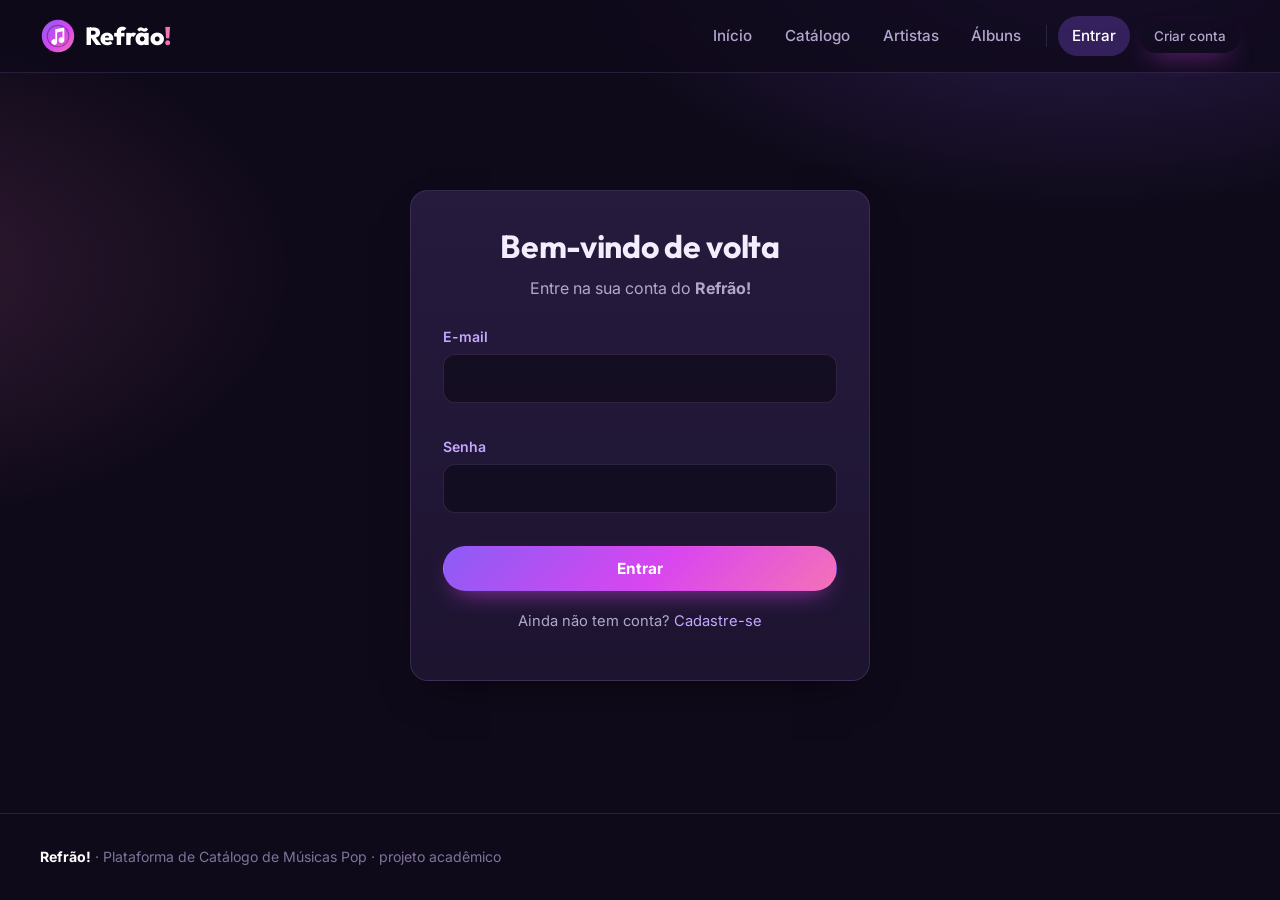
<file: Refrao.WebAPI/wwwroot/admin.html>
<!DOCTYPE html>
<html lang="pt-BR">
<head>
    <meta charset="UTF-8">
    <meta name="viewport" content="width=device-width, initial-scale=1.0">
    <title>Painel administrativo · Refrão!</title>
    <meta name="description" content="Refrão! — Plataforma de Catálogo de Músicas Pop.">
    <meta name="theme-color" content="#0f0a1a">
    <link rel="icon" href="img/favicon.svg" type="image/svg+xml">
    <link rel="preconnect" href="https://fonts.googleapis.com">
    <link rel="preconnect" href="https://fonts.gstatic.com" crossorigin>
    <link href="https://fonts.googleapis.com/css2?family=Inter:wght@400;500;600;700&family=Outfit:wght@600;700;800&display=swap" rel="stylesheet">
    <link rel="stylesheet" href="css/style.css">
</head>
<body>
    <header id="topo"></header>
    <main class="container">
        <div class="cabecalho-pagina">
            <span class="sobretitulo">bastidores</span>
            <h1>Painel administrativo</h1>
        </div>
        <div class="estatisticas">
            <div class="estatistica painel"><div class="valor" id="totalMusicas">–</div><div class="rotulo">músicas</div></div>
            <div class="estatistica painel"><div class="valor" id="totalArtistas">–</div><div class="rotulo">artistas</div></div>
            <div class="estatistica painel"><div class="valor" id="totalAlbuns">–</div><div class="rotulo">álbuns</div></div>
            <div class="estatistica painel"><div class="valor" id="totalUsuarios">–</div><div class="rotulo">usuários</div></div>
        </div>
        <div class="abas-painel" role="tablist">
            <button type="button" class="ativo" data-aba="musicas">Músicas</button>
            <button type="button" data-aba="artistas">Artistas</button>
            <button type="button" data-aba="albuns">Álbuns</button>
            <button type="button" data-aba="generos">Gêneros</button>
            <button type="button" data-aba="usuarios">Usuários</button>
            <button type="button" data-aba="sugestoes">Sugestões<span class="contador-aba" id="contadorSugestoes" hidden></span></button>
        </div>
        <div class="aviso erro" id="erroPainel"></div>
        <section class="painel-conteudo painel" id="conteudoPainel"><div class="carregando"></div></section>
    </main>

    <dialog id="dialogo">
        <form id="formDialogo" novalidate>
            <h2 id="tituloDialogo"></h2>
            <div class="aviso erro" id="erroDialogo"></div>
            <div id="camposDialogo"></div>
            <div class="acoes-dialogo">
                <button type="button" class="botao secundario" id="cancelarDialogo">Cancelar</button>
                <button type="submit" class="botao">Salvar</button>
            </div>
        </form>
    </dialog>

    <dialog id="confirmacao">
        <form method="dialog" style="padding:1.6rem">
            <h3 id="textoConfirmacao" style="margin-bottom:1.2rem"></h3>
            <div class="acoes-dialogo">
                <button value="nao" class="botao secundario">Cancelar</button>
                <button value="sim" class="botao perigo" id="botaoConfirmar">Confirmar</button>
            </div>
        </form>
    </dialog>
    <footer id="rodape"></footer>
    <script src="js/api.js"></script>
    <script src="js/layout.js"></script>
    <script src="js/validacao.js"></script>
    <script src="js/admin.js"></script>
</body>
</html>
</file>
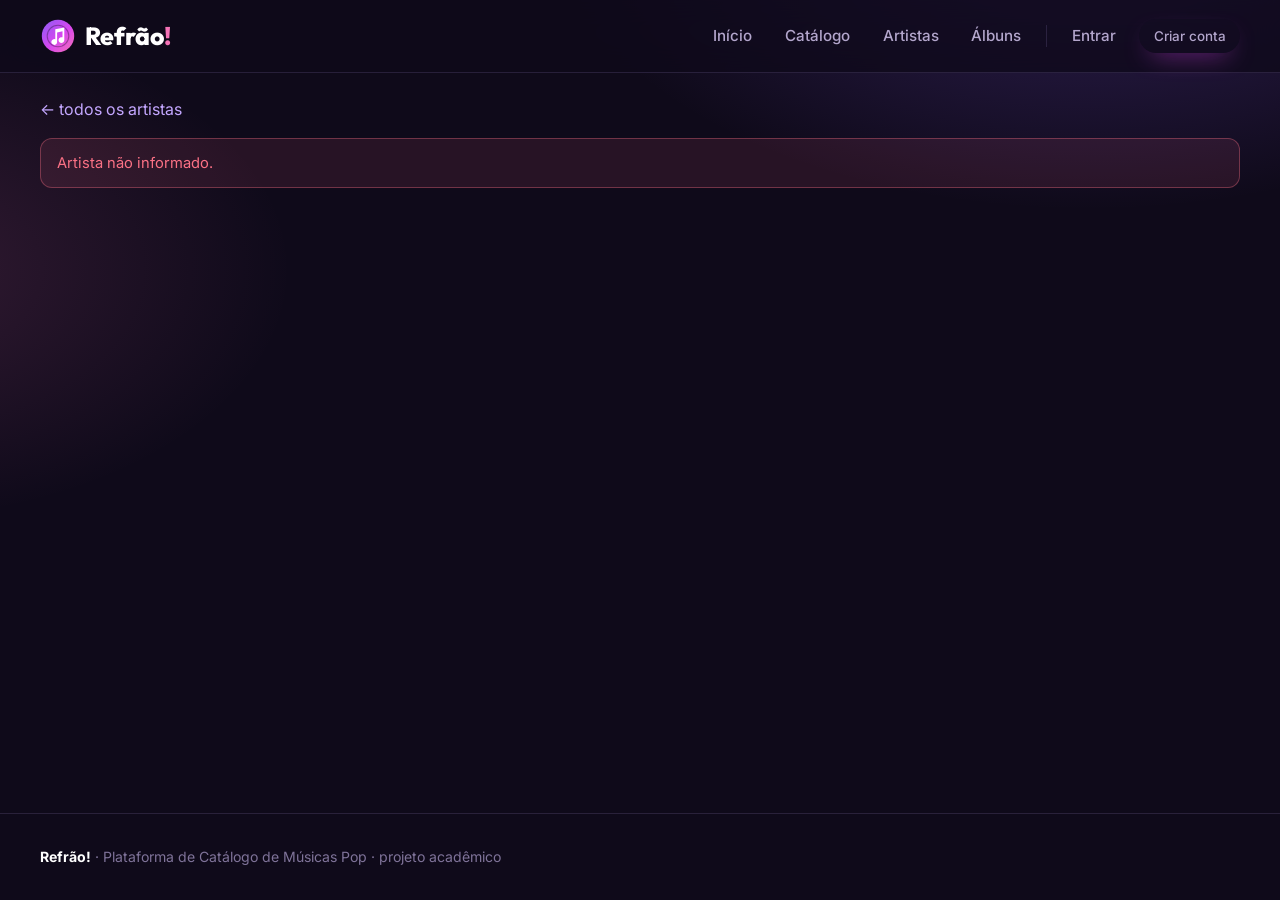
<file: Refrao.WebAPI/wwwroot/artista.html>
<!DOCTYPE html>
<html lang="pt-BR">
<head>
    <meta charset="UTF-8">
    <meta name="viewport" content="width=device-width, initial-scale=1.0">
    <title>Artista · Refrão!</title>
    <meta name="description" content="Refrão! — Plataforma de Catálogo de Músicas Pop.">
    <meta name="theme-color" content="#0f0a1a">
    <link rel="icon" href="img/favicon.svg" type="image/svg+xml">
    <link rel="preconnect" href="https://fonts.googleapis.com">
    <link rel="preconnect" href="https://fonts.gstatic.com" crossorigin>
    <link href="https://fonts.googleapis.com/css2?family=Inter:wght@400;500;600;700&family=Outfit:wght@600;700;800&display=swap" rel="stylesheet">
    <link rel="stylesheet" href="css/style.css">
</head>
<body>
    <header id="topo"></header>
    <main class="container">
        <p style="margin-top:1.5rem"><a href="artistas.html">← todos os artistas</a></p>
        <div class="aviso erro" id="erroArtista"></div>
        <div id="detalheArtista"><div class="carregando"></div></div>
    </main>
    <footer id="rodape"></footer>
    <script src="js/api.js"></script>
    <script src="js/layout.js"></script>
    <script src="js/albuns.js"></script>
    <script src="js/artista.js"></script>
</body>
</html>
</file>
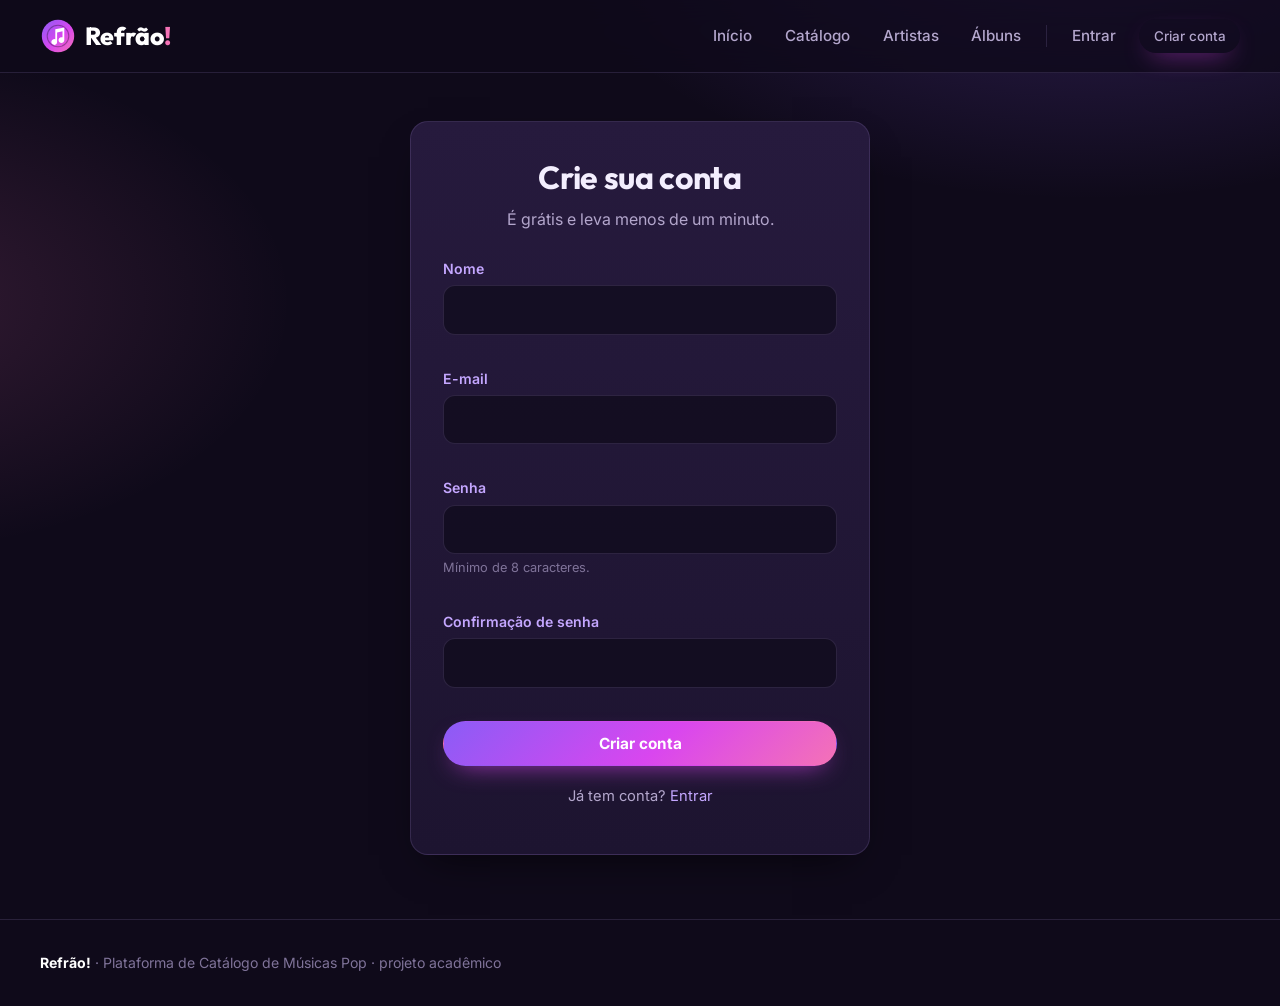
<file: Refrao.WebAPI/wwwroot/cadastro.html>
<!DOCTYPE html>
<html lang="pt-BR">
<head>
    <meta charset="UTF-8">
    <meta name="viewport" content="width=device-width, initial-scale=1.0">
    <title>Criar conta · Refrão!</title>
    <meta name="description" content="Refrão! — Plataforma de Catálogo de Músicas Pop.">
    <meta name="theme-color" content="#0f0a1a">
    <link rel="icon" href="img/favicon.svg" type="image/svg+xml">
    <link rel="preconnect" href="https://fonts.googleapis.com">
    <link rel="preconnect" href="https://fonts.gstatic.com" crossorigin>
    <link href="https://fonts.googleapis.com/css2?family=Inter:wght@400;500;600;700&family=Outfit:wght@600;700;800&display=swap" rel="stylesheet">
    <link rel="stylesheet" href="css/style.css">
</head>
<body>
    <header id="topo"></header>
    <main class="pagina-centro">
        <section class="cartao-form painel">
            <h1>Crie sua conta</h1>
            <p class="subtitulo">É grátis e leva menos de um minuto.</p>
            <div class="aviso" id="mensagem"></div>
            <form id="formCadastro" novalidate>
                <div class="campo">
                    <label for="nome">Nome</label>
                    <input type="text" id="nome" autocomplete="name" maxlength="100" required>
                    <div class="erro-campo"></div>
                </div>
                <div class="campo">
                    <label for="email">E-mail</label>
                    <input type="email" id="email" autocomplete="email" maxlength="150" required>
                    <div class="erro-campo"></div>
                </div>
                <div class="campo">
                    <label for="senha">Senha</label>
                    <input type="password" id="senha" autocomplete="new-password" minlength="8" required>
                    <div class="ajuda">Mínimo de 8 caracteres.</div>
                    <div class="erro-campo"></div>
                </div>
                <div class="campo">
                    <label for="confirmacao">Confirmação de senha</label>
                    <input type="password" id="confirmacao" autocomplete="new-password" required>
                    <div class="erro-campo"></div>
                </div>
                <button class="botao" type="submit" style="width:100%">Criar conta</button>
            </form>
            <p class="rodape-form">Já tem conta? <a href="login.html">Entrar</a></p>
        </section>
    </main>
    <footer id="rodape"></footer>
    <script src="js/api.js"></script>
    <script src="js/layout.js"></script>
    <script src="js/validacao.js"></script>
    <script src="js/cadastro.js"></script>
</body>
</html>
</file>
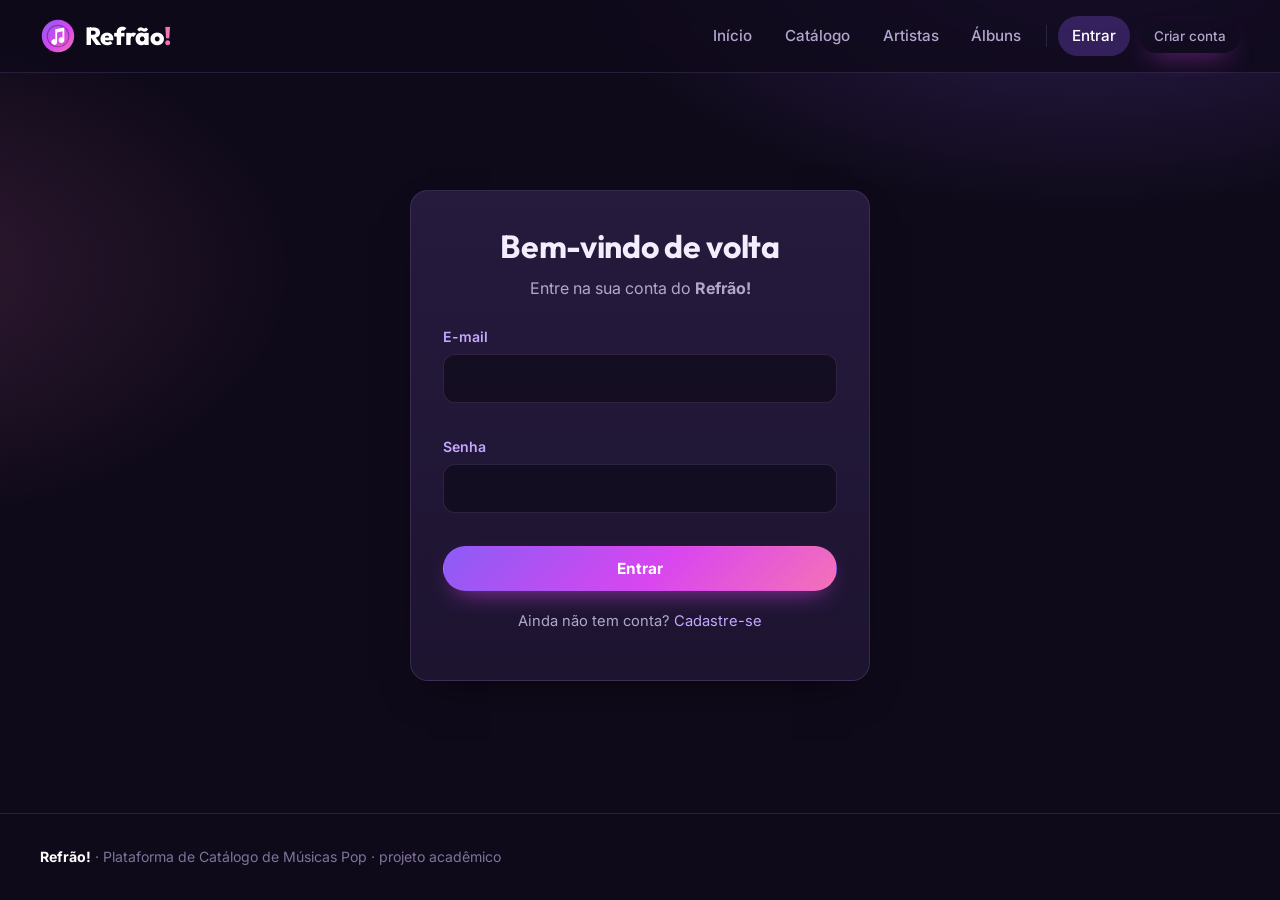
<file: Refrao.WebAPI/wwwroot/login.html>
<!DOCTYPE html>
<html lang="pt-BR">
<head>
    <meta charset="UTF-8">
    <meta name="viewport" content="width=device-width, initial-scale=1.0">
    <title>Entrar · Refrão!</title>
    <meta name="description" content="Refrão! — Plataforma de Catálogo de Músicas Pop.">
    <meta name="theme-color" content="#0f0a1a">
    <link rel="icon" href="img/favicon.svg" type="image/svg+xml">
    <link rel="preconnect" href="https://fonts.googleapis.com">
    <link rel="preconnect" href="https://fonts.gstatic.com" crossorigin>
    <link href="https://fonts.googleapis.com/css2?family=Inter:wght@400;500;600;700&family=Outfit:wght@600;700;800&display=swap" rel="stylesheet">
    <link rel="stylesheet" href="css/style.css">
</head>
<body>
    <header id="topo"></header>
    <main class="pagina-centro">
        <section class="cartao-form painel">
            <h1>Bem-vindo de volta</h1>
            <p class="subtitulo">Entre na sua conta do <strong>Refrão!</strong></p>
            <div class="aviso" id="mensagem"></div>
            <form id="formLogin" novalidate>
                <div class="campo">
                    <label for="email">E-mail</label>
                    <input type="email" id="email" autocomplete="email" required>
                    <div class="erro-campo"></div>
                </div>
                <div class="campo">
                    <label for="senha">Senha</label>
                    <input type="password" id="senha" autocomplete="current-password" required>
                    <div class="erro-campo"></div>
                </div>
                <button class="botao" type="submit" style="width:100%">Entrar</button>
            </form>
            <p class="rodape-form">Ainda não tem conta? <a href="cadastro.html">Cadastre-se</a></p>
        </section>
    </main>
    <footer id="rodape"></footer>
    <script src="js/api.js"></script>
    <script src="js/layout.js"></script>
    <script src="js/validacao.js"></script>
    <script src="js/login.js"></script>
</body>
</html>
</file>
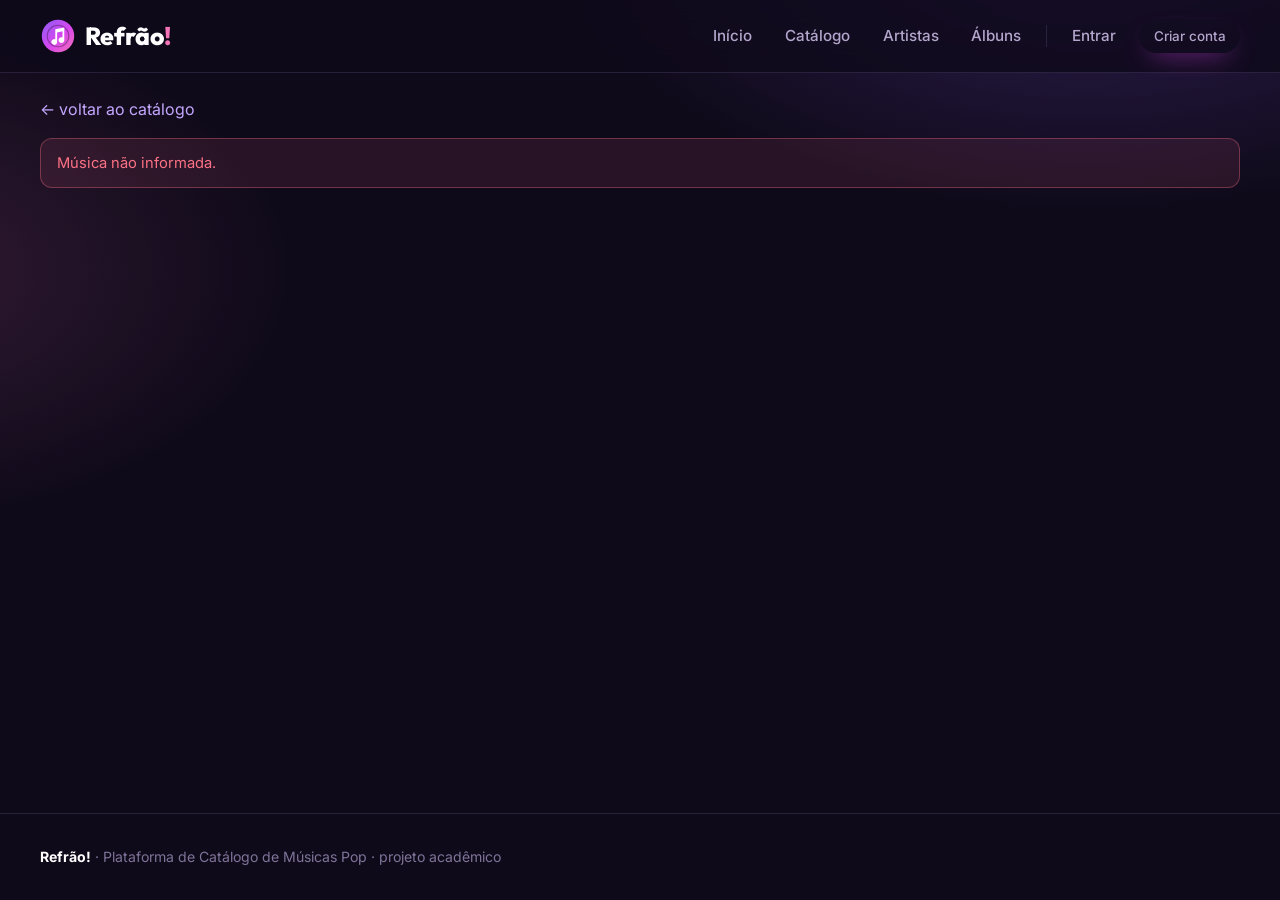
<file: Refrao.WebAPI/wwwroot/musica.html>
<!DOCTYPE html>
<html lang="pt-BR">
<head>
    <meta charset="UTF-8">
    <meta name="viewport" content="width=device-width, initial-scale=1.0">
    <title>Detalhes da música · Refrão!</title>
    <meta name="description" content="Refrão! — Plataforma de Catálogo de Músicas Pop.">
    <meta name="theme-color" content="#0f0a1a">
    <link rel="icon" href="img/favicon.svg" type="image/svg+xml">
    <link rel="preconnect" href="https://fonts.googleapis.com">
    <link rel="preconnect" href="https://fonts.gstatic.com" crossorigin>
    <link href="https://fonts.googleapis.com/css2?family=Inter:wght@400;500;600;700&family=Outfit:wght@600;700;800&display=swap" rel="stylesheet">
    <link rel="stylesheet" href="css/style.css">
</head>
<body>
    <header id="topo"></header>
    <main class="container">
        <p style="margin-top:1.5rem"><a href="catalogo.html">← voltar ao catálogo</a></p>
        <div class="aviso erro" id="erroMusica"></div>
        <article id="detalheMusica"><div class="carregando"></div></article>
    </main>
    <footer id="rodape"></footer>
    <script src="js/api.js"></script>
    <script src="js/layout.js"></script>
    <script src="js/musica.js"></script>
</body>
</html>
</file>
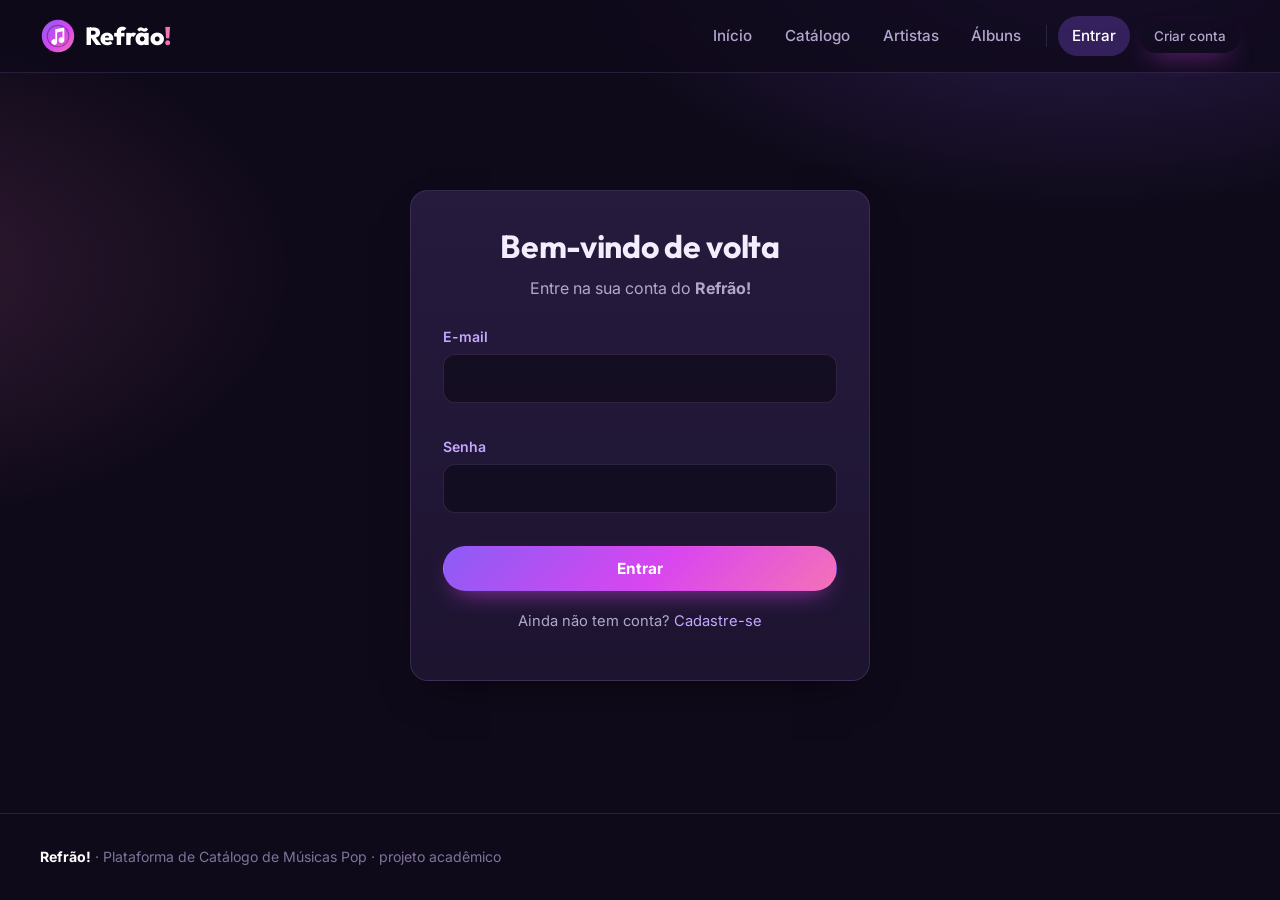
<file: Refrao.WebAPI/wwwroot/perfil.html>
<!DOCTYPE html>
<html lang="pt-BR">
<head>
    <meta charset="UTF-8">
    <meta name="viewport" content="width=device-width, initial-scale=1.0">
    <title>Meu perfil · Refrão!</title>
    <meta name="description" content="Refrão! — Plataforma de Catálogo de Músicas Pop.">
    <meta name="theme-color" content="#0f0a1a">
    <link rel="icon" href="img/favicon.svg" type="image/svg+xml">
    <link rel="preconnect" href="https://fonts.googleapis.com">
    <link rel="preconnect" href="https://fonts.gstatic.com" crossorigin>
    <link href="https://fonts.googleapis.com/css2?family=Inter:wght@400;500;600;700&family=Outfit:wght@600;700;800&display=swap" rel="stylesheet">
    <link rel="stylesheet" href="css/style.css">
</head>
<body>
    <header id="topo"></header>
    <main class="container">
        <div class="cabecalho-pagina">
            <span class="sobretitulo">sua conta</span>
            <h1>Meu perfil</h1>
        </div>
        <div class="aviso erro" id="erroPerfil"></div>
        <div class="perfil-grade">
            <aside class="perfil-cartao painel" id="cartaoPerfil"><div class="carregando"></div></aside>
            <section class="perfil-edicao painel">
                <h2>Editar informações</h2>
                <div class="aviso" id="mensagemPerfil"></div>
                <form id="formPerfil" novalidate>
                    <div class="grade-form">
                        <div class="campo">
                            <label for="nomePerfil">Nome</label>
                            <input type="text" id="nomePerfil" maxlength="100" required>
                            <div class="erro-campo"></div>
                        </div>
                        <div class="campo">
                            <label for="emailPerfil">E-mail</label>
                            <input type="email" id="emailPerfil" maxlength="150" required>
                            <div class="erro-campo"></div>
                        </div>
                    </div>
                    <h3>Alterar senha <small style="color:var(--texto-fraco);font-weight:400">(opcional)</small></h3>
                    <div class="grade-form">
                        <div class="campo inteiro">
                            <label for="senhaAtual">Senha atual</label>
                            <input type="password" id="senhaAtual" autocomplete="current-password">
                            <div class="erro-campo"></div>
                        </div>
                        <div class="campo">
                            <label for="novaSenha">Nova senha</label>
                            <input type="password" id="novaSenha" autocomplete="new-password">
                            <div class="erro-campo"></div>
                        </div>
                        <div class="campo">
                            <label for="confirmaSenha">Confirmar nova senha</label>
                            <input type="password" id="confirmaSenha" autocomplete="new-password">
                            <div class="erro-campo"></div>
                        </div>
                    </div>
                    <button class="botao" type="submit">Salvar alterações</button>
                </form>
            </section>
        </div>
    </main>
    <footer id="rodape"></footer>
    <script src="js/api.js"></script>
    <script src="js/layout.js"></script>
    <script src="js/validacao.js"></script>
    <script src="js/perfil.js"></script>
</body>
</html>
</file>
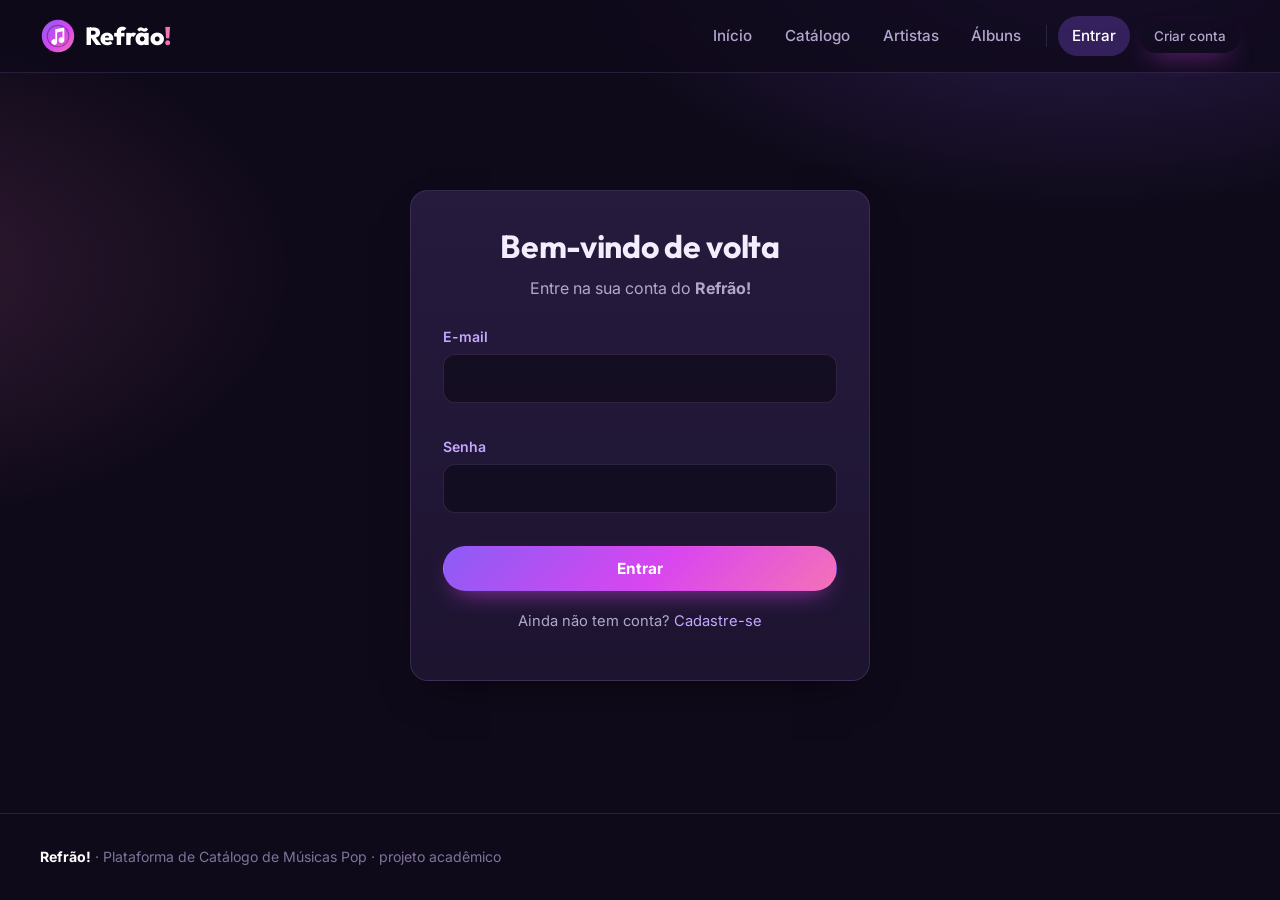
<file: Refrao.WebAPI/wwwroot/sugerir.html>
<!DOCTYPE html>
<html lang="pt-BR">
<head>
    <meta charset="UTF-8">
    <meta name="viewport" content="width=device-width, initial-scale=1.0">
    <title>Sugerir música · Refrão!</title>
    <meta name="description" content="Refrão! — Plataforma de Catálogo de Músicas Pop.">
    <meta name="theme-color" content="#0f0a1a">
    <link rel="icon" href="img/favicon.svg" type="image/svg+xml">
    <link rel="preconnect" href="https://fonts.googleapis.com">
    <link rel="preconnect" href="https://fonts.gstatic.com" crossorigin>
    <link href="https://fonts.googleapis.com/css2?family=Inter:wght@400;500;600;700&family=Outfit:wght@600;700;800&display=swap" rel="stylesheet">
    <link rel="stylesheet" href="css/style.css">
</head>
<body>
    <header id="topo"></header>
    <main class="container">
        <div class="cabecalho-pagina">
            <span class="sobretitulo">faltou alguma?</span>
            <h1>Sugerir uma música</h1>
            <p>Conte qual música você quer ver no catálogo. Um administrador confere os dados e, se aprovar, ela entra no Refrão!.</p>
        </div>
        <div class="sugestoes-grade">
            <section class="painel" style="padding:1.8rem">
                <h2>Nova sugestão</h2>
                <div class="aviso" id="mensagem"></div>
                <form id="formSugestao" novalidate>
                    <div class="campo">
                        <label for="titulo">Título da música *</label>
                        <input id="titulo" maxlength="150" required>
                        <div class="erro-campo"></div>
                    </div>
                    <div class="campo">
                        <label for="artista">Artista *</label>
                        <input id="artista" maxlength="100" list="listaArtistas" required>
                        <datalist id="listaArtistas"></datalist>
                        <div class="erro-campo"></div>
                    </div>
                    <div class="campo">
                        <label for="album">Álbum (opcional)</label>
                        <input id="album" maxlength="150">
                        <div class="erro-campo"></div>
                    </div>
                    <div class="campo">
                        <label for="observacao">Por que ela merece entrar? (opcional)</label>
                        <textarea id="observacao" maxlength="500"></textarea>
                        <div class="erro-campo"></div>
                    </div>
                    <button class="botao" type="submit">Enviar sugestão</button>
                </form>
            </section>
            <section>
                <h2>Minhas sugestões</h2>
                <div class="aviso erro" id="erroLista"></div>
                <div class="lista-sugestoes" id="minhasSugestoes"><div class="carregando"></div></div>
            </section>
        </div>
    </main>
    <footer id="rodape"></footer>
    <script src="js/api.js"></script>
    <script src="js/layout.js"></script>
    <script src="js/validacao.js"></script>
    <script src="js/sugerir.js"></script>
</body>
</html>
</file>
<file: Refrao.WebAPI/wwwroot/css/style.css>
/* =========================================================
   REFRÃO! — identidade visual
   Tons escuros + roxo, lilás e rosa. Elementos de música
   (ondas sonoras, vinil, equalizador), cards com capas.
   ========================================================= */
:root {
  --fundo: #0f0a1a;
  --fundo-2: #170f27;
  --card: #1d1430;
  --card-2: #261a3d;
  --borda: rgba(196, 167, 255, .14);
  --roxo: #8b5cf6;
  --roxo-forte: #6d28d9;
  --lilas: #c4a7ff;
  --rosa: #f472b6;
  --rosa-forte: #db2777;
  --texto: #f3eefe;
  --texto-suave: #b3a6cc;
  --texto-fraco: #7f7399;
  --erro: #fb7185;
  --sucesso: #34d399;
  --gradiente: linear-gradient(135deg, #8b5cf6 0%, #d946ef 55%, #f472b6 100%);
  --raio: 18px;
  --sombra: 0 18px 40px -18px rgba(0, 0, 0, .7);
  --fonte-titulo: "Outfit", "Segoe UI", system-ui, sans-serif;
  --fonte-texto: "Inter", system-ui, -apple-system, "Segoe UI", Roboto, sans-serif;
}

*, *::before, *::after { box-sizing: border-box; }
html { scroll-behavior: smooth; }

body {
  margin: 0;
  font-family: var(--fonte-texto);
  color: var(--texto);
  background:
    radial-gradient(900px 500px at 85% -10%, rgba(139, 92, 246, .28), transparent 60%),
    radial-gradient(700px 420px at -10% 30%, rgba(244, 114, 182, .16), transparent 60%),
    var(--fundo);
  min-height: 100vh;
  display: flex;
  flex-direction: column;
  line-height: 1.55;
}
main { flex: 1; width: 100%; }
img { max-width: 100%; display: block; }
a { color: var(--lilas); text-decoration: none; }
a:hover { color: #fff; }

h1, h2, h3 { font-family: var(--fonte-titulo); line-height: 1.12; margin: 0 0 .45em; font-weight: 700; letter-spacing: -.01em; }
h1 { font-size: clamp(2rem, 4.5vw, 3.1rem); }
h2 { font-size: clamp(1.45rem, 3vw, 2rem); }
h3 { font-size: 1.1rem; }

.container { width: min(1200px, 100% - 2.5rem); margin-inline: auto; }
.texto-gradiente { background: var(--gradiente); -webkit-background-clip: text; background-clip: text; color: transparent; }
.sobretitulo { display: inline-flex; align-items: center; gap: .45rem; text-transform: uppercase; letter-spacing: .14em; font-size: .76rem; font-weight: 700; color: var(--rosa); margin-bottom: .6rem; }
.sr-only { position: absolute; width: 1px; height: 1px; overflow: hidden; clip: rect(0 0 0 0); white-space: nowrap; }

/* ---------- Cabeçalho ---------- */
.topo { position: sticky; top: 0; z-index: 50; background: rgba(15, 10, 26, .78); backdrop-filter: blur(14px); border-bottom: 1px solid var(--borda); }
.topo .container { display: flex; align-items: center; gap: 1.5rem; height: 72px; }
.logo { display: flex; align-items: center; gap: .55rem; font-family: var(--fonte-titulo); font-weight: 800; font-size: 1.55rem; color: #fff; }
.logo:hover { color: #fff; }
.logo svg { width: 36px; height: 36px; }
.logo em { font-style: normal; color: var(--rosa); }
.menu { display: flex; align-items: center; gap: .25rem; margin-left: auto; }
.menu a, .menu button.link { padding: .5rem .9rem; border-radius: 999px; color: var(--texto-suave); font-weight: 500; font-size: .95rem; background: none; border: 0; cursor: pointer; font-family: inherit; transition: .2s; }
.menu a:hover, .menu button.link:hover { color: #fff; background: rgba(196, 167, 255, .1); }
.menu a.ativo { color: #fff; background: rgba(139, 92, 246, .28); }
.menu .botao { margin-left: .3rem; }
.menu .separador { width: 1px; height: 22px; background: var(--borda); margin: 0 .4rem; }
.botao-menu { display: none; margin-left: auto; background: none; border: 0; color: #fff; cursor: pointer; }
.botao-menu svg { width: 28px; height: 28px; }
@media (max-width: 880px) {
  .botao-menu { display: block; }
  .menu { position: absolute; top: 72px; left: 0; right: 0; flex-direction: column; align-items: stretch; background: var(--fundo-2); border-bottom: 1px solid var(--borda); padding: .8rem 1.25rem 1.2rem; display: none; }
  .menu.aberto { display: flex; animation: descer .25s ease; }
  .menu .separador { width: 100%; height: 1px; margin: .4rem 0; }
  .menu .botao { margin: .3rem 0 0; }
}

/* ---------- Botões e formulários ---------- */
.botao { display: inline-flex; align-items: center; justify-content: center; gap: .5rem; padding: .75rem 1.4rem; border-radius: 999px; border: 1.5px solid transparent; background: var(--gradiente); color: #fff; font-weight: 700; font-size: .96rem; font-family: inherit; cursor: pointer; transition: transform .15s, box-shadow .2s, filter .2s; box-shadow: 0 10px 26px -12px rgba(217, 70, 239, .8); }
.botao:hover { color: #fff; transform: translateY(-1px); filter: brightness(1.08); }
.botao:disabled { opacity: .55; cursor: not-allowed; transform: none; }
.botao.secundario { background: transparent; border-color: rgba(196, 167, 255, .35); color: var(--lilas); box-shadow: none; }
.botao.secundario:hover { background: rgba(196, 167, 255, .1); color: #fff; }
.botao.perigo { background: rgba(251, 113, 133, .15); color: var(--erro); border-color: rgba(251, 113, 133, .4); box-shadow: none; }
.botao.perigo:hover { background: rgba(251, 113, 133, .28); }
.botao.pequeno { padding: .42rem .9rem; font-size: .84rem; }

label { display: block; font-weight: 600; font-size: .88rem; margin-bottom: .35rem; color: var(--lilas); }
input, select, textarea { width: 100%; padding: .75rem .95rem; border-radius: 12px; border: 1.5px solid var(--borda); background: rgba(15, 10, 26, .7); color: var(--texto); font: inherit; font-size: .95rem; transition: border-color .2s, box-shadow .2s; }
input::placeholder, textarea::placeholder { color: var(--texto-fraco); }
select option { background: var(--card); }
textarea { resize: vertical; min-height: 90px; }
input:focus, select:focus, textarea:focus { outline: none; border-color: var(--roxo); box-shadow: 0 0 0 4px rgba(139, 92, 246, .22); }
input.invalido, select.invalido, textarea.invalido { border-color: var(--erro); }
.campo { margin-bottom: 1rem; }
.campo .ajuda { font-size: .8rem; color: var(--texto-fraco); margin-top: .25rem; }
.campo .erro-campo { font-size: .8rem; color: var(--erro); margin-top: .25rem; min-height: 1em; }
.grade-form { display: grid; grid-template-columns: repeat(2, minmax(0, 1fr)); gap: 0 1rem; }
.grade-form .inteiro { grid-column: 1 / -1; }
@media (max-width: 600px) { .grade-form { grid-template-columns: 1fr; } }
.aviso { padding: .8rem 1rem; border-radius: 12px; font-size: .92rem; margin: 0 0 1rem; background: rgba(139, 92, 246, .15); color: var(--lilas); border: 1px solid rgba(139, 92, 246, .35); }
.aviso.erro { background: rgba(251, 113, 133, .1); color: var(--erro); border-color: rgba(251, 113, 133, .35); }
.aviso.sucesso { background: rgba(52, 211, 153, .1); color: var(--sucesso); border-color: rgba(52, 211, 153, .35); }
.aviso:empty { display: none; }

/* ---------- Superfícies ---------- */
.painel { background: linear-gradient(180deg, var(--card-2), var(--card)); border: 1px solid var(--borda); border-radius: var(--raio); box-shadow: var(--sombra); }

/* ---------- Equalizador (elemento musical) ---------- */
.equalizador { display: inline-flex; align-items: flex-end; gap: 3px; height: 16px; }
.equalizador span { width: 3px; background: var(--rosa); border-radius: 2px; animation: eq 1s ease-in-out infinite; }
.equalizador span:nth-child(2) { animation-delay: .2s; background: var(--lilas); }
.equalizador span:nth-child(3) { animation-delay: .4s; }
.equalizador span:nth-child(4) { animation-delay: .1s; background: var(--lilas); }
@keyframes eq { 0%, 100% { height: 4px; } 50% { height: 16px; } }

/* ---------- Hero ---------- */
.hero { padding: clamp(2.5rem, 6vw, 5rem) 0 3rem; position: relative; overflow: hidden; }
.hero .container { display: grid; grid-template-columns: 1.1fr .9fr; gap: 3rem; align-items: center; }
.hero h1 { font-size: clamp(2.6rem, 6.4vw, 4.6rem); }
.hero p.lead { font-size: 1.12rem; color: var(--texto-suave); max-width: 52ch; }
.hero .acoes { display: flex; gap: .8rem; flex-wrap: wrap; margin-top: 1.6rem; }
.hero .numeros { display: flex; gap: 2rem; margin-top: 2rem; flex-wrap: wrap; }
.hero .numeros strong { display: block; font-family: var(--fonte-titulo); font-size: 1.9rem; }
.hero .numeros span { color: var(--texto-fraco); font-size: .88rem; }
.vinil { position: relative; aspect-ratio: 1; max-width: 430px; margin-inline: auto; width: 100%; }
.vinil .disco { position: absolute; inset: 0; border-radius: 50%; background: repeating-radial-gradient(circle, #1a1128 0 2px, #0d0817 2px 5px); box-shadow: 0 30px 80px -20px rgba(139, 92, 246, .55); animation: girar 14s linear infinite; }
.vinil .disco::after { content: ""; position: absolute; inset: 36%; border-radius: 50%; background: var(--gradiente); box-shadow: inset 0 0 0 10px rgba(0, 0, 0, .15); }
.vinil .disco::before { content: ""; position: absolute; inset: 48.5%; border-radius: 50%; background: var(--fundo); z-index: 2; }
.vinil .capas { position: absolute; inset: auto -4% -6% auto; width: 52%; display: grid; grid-template-columns: 1fr 1fr; gap: .5rem; transform: rotate(-6deg); }
.vinil .capas img { border-radius: 10px; box-shadow: var(--sombra); }
@media (max-width: 880px) { .hero .container { grid-template-columns: 1fr; } .vinil { max-width: 320px; } }

/* ---------- Seções ---------- */
.secao { padding: 2.5rem 0; }
.secao-topo { display: flex; align-items: end; justify-content: space-between; gap: 1rem; margin-bottom: 1.5rem; flex-wrap: wrap; }
.secao-topo p { margin: 0; color: var(--texto-suave); }
.cabecalho-pagina { padding: 2.2rem 0 1.4rem; }
.cabecalho-pagina p { color: var(--texto-suave); margin: 0; }

/* ---------- Cards de música ---------- */
.grade-musicas { display: grid; grid-template-columns: repeat(auto-fill, minmax(200px, 1fr)); gap: 1.3rem; }
.card-musica { background: var(--card); border: 1px solid var(--borda); border-radius: var(--raio); overflow: hidden; display: flex; flex-direction: column; color: inherit; transition: transform .25s, border-color .25s, box-shadow .25s; animation: surgir .45s ease both; }
.card-musica:hover { transform: translateY(-5px); border-color: rgba(244, 114, 182, .5); box-shadow: 0 20px 40px -20px rgba(217, 70, 239, .6); color: inherit; }
.card-musica .capa { position: relative; aspect-ratio: 1; overflow: hidden; background: var(--card-2); }
.card-musica .capa img { width: 100%; height: 100%; object-fit: cover; transition: transform .5s; }
.card-musica:hover .capa img { transform: scale(1.06); }
.card-musica .play { position: absolute; right: .7rem; bottom: .7rem; width: 42px; height: 42px; border-radius: 50%; background: var(--gradiente); display: grid; place-items: center; opacity: 0; transform: translateY(8px); transition: .25s; box-shadow: var(--sombra); }
.card-musica .play svg { width: 18px; height: 18px; fill: #fff; margin-left: 2px; }
.card-musica:hover .play { opacity: 1; transform: none; }
.card-musica .corpo { padding: .9rem 1rem 1.05rem; display: flex; flex-direction: column; gap: .15rem; flex: 1; }
.card-musica h3 { font-size: 1.02rem; margin: 0; color: #fff; }
.card-musica .artista { color: var(--rosa); font-size: .88rem; font-weight: 600; }
.card-musica .album { color: var(--texto-fraco); font-size: .82rem; }
.card-musica .rodape-card { display: flex; justify-content: space-between; align-items: center; gap: .4rem; margin-top: auto; padding-top: .65rem; font-size: .8rem; color: var(--texto-suave); flex-wrap: wrap; }
.selo { display: inline-block; padding: .2rem .62rem; border-radius: 999px; font-size: .74rem; font-weight: 600; background: rgba(139, 92, 246, .2); color: var(--lilas); white-space: nowrap; }
.selo.rosa { background: rgba(244, 114, 182, .16); color: var(--rosa); }
.selo.cinza { background: rgba(255, 255, 255, .07); color: var(--texto-fraco); }
@media (max-width: 520px) { .grade-musicas { grid-template-columns: repeat(2, minmax(0, 1fr)); gap: .8rem; } .card-musica .corpo { padding: .7rem .75rem .85rem; } .card-musica h3 { font-size: .94rem; } }

/* ---------- Artistas ---------- */
.grade-artistas { display: grid; grid-template-columns: repeat(auto-fill, minmax(220px, 1fr)); gap: 1.3rem; }
.card-artista { padding: 1.5rem 1.2rem; text-align: center; color: inherit; transition: transform .25s, border-color .25s; animation: surgir .45s ease both; }
.card-artista:hover { transform: translateY(-5px); border-color: rgba(244, 114, 182, .5); color: inherit; }
.card-artista img { width: 120px; height: 120px; border-radius: 50%; margin: 0 auto 1rem; object-fit: cover; box-shadow: 0 0 0 4px rgba(139, 92, 246, .35), var(--sombra); }
.card-artista h3 { color: #fff; margin-bottom: .2rem; }
.card-artista p { color: var(--texto-suave); font-size: .86rem; margin: .5rem 0 0; }
.perfil-artista { display: grid; grid-template-columns: 220px 1fr; gap: 2rem; padding: 2rem; align-items: center; margin: 1.5rem 0 2rem; }
.perfil-artista img { width: 220px; height: 220px; border-radius: 50%; object-fit: cover; box-shadow: 0 0 0 6px rgba(139, 92, 246, .35), var(--sombra); }
.perfil-artista p { color: var(--texto-suave); }
@media (max-width: 700px) { .perfil-artista { grid-template-columns: 1fr; text-align: center; } .perfil-artista img { margin: 0 auto; width: 170px; height: 170px; } }

/* ---------- Álbuns ---------- */
.lista-albuns { display: grid; gap: 1.6rem; padding-bottom: 2rem; }
.album-bloco { display: grid; grid-template-columns: 200px 1fr; gap: 1.8rem; padding: 1.5rem; }
.album-bloco img { border-radius: 14px; box-shadow: var(--sombra); }
.album-bloco .meta { display: flex; gap: .5rem; flex-wrap: wrap; margin: .2rem 0 .8rem; }
.album-bloco p { color: var(--texto-suave); margin-top: 0; }
.faixas { list-style: none; padding: 0; margin: .8rem 0 0; columns: 2; column-gap: 2rem; }
.faixas li { break-inside: avoid; border-bottom: 1px solid var(--borda); }
.faixas a { display: grid; grid-template-columns: 1.8rem 1fr auto; gap: .4rem; padding: .5rem .3rem; color: var(--texto); font-size: .92rem; border-radius: 8px; }
.faixas a:hover { background: rgba(139, 92, 246, .14); color: #fff; }
.faixas .num { color: var(--rosa); font-weight: 700; }
.faixas .dur { color: var(--texto-fraco); font-variant-numeric: tabular-nums; }
@media (max-width: 760px) { .album-bloco { grid-template-columns: 1fr; } .album-bloco img { max-width: 220px; } .faixas { columns: 1; } }

/* ---------- Catálogo ---------- */
.filtros { padding: 1.2rem 1.3rem; margin-bottom: 1.6rem; display: grid; gap: 1rem; }
.linha-busca { display: grid; grid-template-columns: 1fr 220px auto; gap: .8rem; }
.chips { display: flex; flex-wrap: wrap; gap: .5rem; }
.chip { padding: .42rem .95rem; border-radius: 999px; border: 1.5px solid var(--borda); background: transparent; color: var(--texto-suave); font: inherit; font-size: .86rem; font-weight: 600; cursor: pointer; transition: .2s; }
.chip:hover { border-color: var(--lilas); color: #fff; }
.chip.ativo { background: var(--gradiente); border-color: transparent; color: #fff; }
@media (max-width: 700px) { .linha-busca { grid-template-columns: 1fr; } }
.resumo-lista { color: var(--texto-suave); font-size: .92rem; margin-bottom: 1rem; }
.paginacao { display: flex; justify-content: center; align-items: center; gap: .6rem; margin: 2rem 0 1rem; }
.paginacao span { color: var(--texto-suave); font-size: .9rem; }
.vazio { text-align: center; padding: 3rem 1rem; color: var(--texto-suave); grid-column: 1 / -1; }
.carregando { display: flex; justify-content: center; padding: 3rem; grid-column: 1 / -1; }
.carregando::after { content: ""; width: 38px; height: 38px; border-radius: 50%; border: 4px solid rgba(139, 92, 246, .25); border-top-color: var(--rosa); animation: girar .8s linear infinite; }

/* ---------- Detalhe da música ---------- */
.detalhe { display: grid; grid-template-columns: minmax(240px, 380px) 1fr; gap: 2.5rem; padding: 2rem; margin: 1.5rem 0 3rem; align-items: center; }
.detalhe .capa-grande { border-radius: 16px; box-shadow: 0 30px 60px -25px rgba(217, 70, 239, .6); }
.detalhe h1 { margin: .4rem 0 .2rem; }
.detalhe .artista-link { font-size: 1.15rem; font-weight: 600; color: var(--rosa); }
.ficha { display: grid; grid-template-columns: repeat(auto-fill, minmax(150px, 1fr)); gap: .8rem; margin: 1.5rem 0; }
.ficha div { background: rgba(15, 10, 26, .55); border: 1px solid var(--borda); border-radius: 14px; padding: .8rem 1rem; }
.ficha dt { font-size: .72rem; text-transform: uppercase; letter-spacing: .08em; color: var(--texto-fraco); font-weight: 700; }
.ficha dd { margin: .2rem 0 0; font-weight: 600; color: #fff; }
.descricao { color: var(--texto-suave); font-size: 1.02rem; }
@media (max-width: 760px) { .detalhe { grid-template-columns: 1fr; } .detalhe .capa-grande { max-width: 320px; } }

/* ---------- Login / cadastro / perfil ---------- */
.pagina-centro { display: grid; place-items: center; padding: 3rem 1rem 4rem; }
.cartao-form { width: min(460px, 100%); padding: 2.4rem 2rem 2rem; }
.cartao-form h1 { font-size: 2rem; text-align: center; }
.cartao-form .subtitulo { text-align: center; color: var(--texto-suave); margin: -.2rem 0 1.6rem; }
.cartao-form .rodape-form { text-align: center; margin-top: 1.2rem; color: var(--texto-suave); font-size: .92rem; }
.perfil-grade { display: grid; grid-template-columns: 320px 1fr; gap: 2rem; padding: .5rem 0 3rem; align-items: start; }
.perfil-cartao { padding: 2rem 1.6rem; text-align: center; }
.avatar { width: 96px; height: 96px; border-radius: 50%; margin: 0 auto 1rem; display: grid; place-items: center; background: var(--gradiente); color: #fff; font-family: var(--fonte-titulo); font-size: 2.4rem; font-weight: 800; }
.perfil-cartao dl { text-align: left; margin: 1.4rem 0 0; display: grid; gap: .8rem; }
.perfil-cartao dt { font-size: .72rem; text-transform: uppercase; letter-spacing: .08em; color: var(--texto-fraco); font-weight: 700; }
.perfil-cartao dd { margin: 0; font-weight: 600; word-break: break-word; }
.perfil-edicao { padding: 2rem; }
.perfil-edicao h3 { margin-top: 1rem; color: var(--lilas); }
@media (max-width: 860px) { .perfil-grade { grid-template-columns: 1fr; } }

/* ---------- Painel administrativo ---------- */
.estatisticas { display: grid; grid-template-columns: repeat(4, minmax(0, 1fr)); gap: 1rem; margin-bottom: 2rem; }
.estatistica { padding: 1.3rem 1.4rem; position: relative; overflow: hidden; }
.estatistica::after { content: ""; position: absolute; right: -30px; top: -30px; width: 100px; height: 100px; border-radius: 50%; background: var(--gradiente); opacity: .18; }
.estatistica .valor { font-family: var(--fonte-titulo); font-size: 2.4rem; font-weight: 800; line-height: 1; }
.estatistica .rotulo { color: var(--texto-suave); font-size: .9rem; margin-top: .3rem; }
@media (max-width: 820px) { .estatisticas { grid-template-columns: repeat(2, minmax(0, 1fr)); } }
.abas-painel { display: flex; gap: .4rem; flex-wrap: wrap; margin-bottom: 1.2rem; }
.abas-painel button { border: 1.5px solid var(--borda); background: transparent; color: var(--texto-suave); padding: .55rem 1.1rem; border-radius: 999px; font: inherit; font-weight: 600; cursor: pointer; }
.abas-painel button.ativo { background: var(--gradiente); color: #fff; border-color: transparent; }
.painel-conteudo { padding: 1.4rem; margin-bottom: 3rem; }
.barra-acoes { display: flex; justify-content: space-between; align-items: center; gap: 1rem; flex-wrap: wrap; margin-bottom: 1rem; }
.barra-acoes input { max-width: 320px; }
.tabela-wrap { overflow-x: auto; }
table { width: 100%; border-collapse: collapse; font-size: .92rem; }
th, td { text-align: left; padding: .7rem .6rem; border-bottom: 1px solid var(--borda); vertical-align: middle; }
th { font-size: .72rem; text-transform: uppercase; letter-spacing: .08em; color: var(--texto-fraco); font-weight: 700; }
tr:hover td { background: rgba(139, 92, 246, .07); }
td.acoes { white-space: nowrap; text-align: right; }
td.acoes .botao { margin-left: .3rem; }
td img.mini { width: 42px; height: 42px; border-radius: 8px; object-fit: cover; }
td img.mini.redondo { border-radius: 50%; }
dialog { border: 1px solid var(--borda); border-radius: var(--raio); padding: 0; width: min(660px, 100% - 2rem); background: var(--card); color: var(--texto); box-shadow: 0 30px 70px -20px rgba(0, 0, 0, .8); }
dialog::backdrop { background: rgba(5, 3, 10, .7); backdrop-filter: blur(4px); }
dialog[open] { animation: surgir .25s ease; }
dialog form { padding: 1.8rem; }
dialog .acoes-dialogo { display: flex; justify-content: flex-end; gap: .6rem; margin-top: .6rem; }
.checkbox { display: flex; align-items: center; gap: .5rem; font-weight: 600; }
.checkbox input { width: auto; }

/* ---------- Rodapé e toast ---------- */
.rodape { border-top: 1px solid var(--borda); padding: 2rem 0; color: var(--texto-fraco); font-size: .88rem; }
.rodape .container { display: flex; justify-content: space-between; gap: 1rem; flex-wrap: wrap; align-items: center; }
.toast { position: fixed; bottom: 1.5rem; left: 50%; transform: translateX(-50%) translateY(20px); background: var(--card-2); border: 1px solid var(--borda); color: #fff; padding: .8rem 1.3rem; border-radius: 999px; box-shadow: var(--sombra); opacity: 0; pointer-events: none; transition: .3s; z-index: 100; font-size: .92rem; }
.toast.visivel { opacity: 1; transform: translateX(-50%) translateY(0); }
.toast.erro { border-color: var(--erro); color: var(--erro); }
.toast.sucesso { border-color: var(--sucesso); }

@keyframes surgir { from { opacity: 0; transform: translateY(10px); } to { opacity: 1; transform: none; } }
@keyframes descer { from { opacity: 0; transform: translateY(-8px); } to { opacity: 1; transform: none; } }
@keyframes girar { to { transform: rotate(360deg); } }
@media (prefers-reduced-motion: reduce) { *, *::before, *::after { animation: none !important; transition: none !important; } }

/* ---------- v2: refrão, comentários e sugestões ---------- */
.bloco-refrao { margin: 1.4rem 0; padding: 1.2rem 1.3rem; border-radius: 16px; background: rgba(15, 10, 26, .55); border: 1px solid var(--borda); }
.bloco-refrao h3 { display: flex; align-items: center; gap: .6rem; margin-bottom: .8rem; }
.linha-tempo { position: relative; height: 10px; border-radius: 999px; background: rgba(196, 167, 255, .14); margin: 1.6rem 0 .6rem; }
.linha-tempo .antes { position: absolute; left: 0; top: 0; bottom: 0; border-radius: 999px; background: rgba(196, 167, 255, .3); }
.linha-tempo .refrao { position: absolute; top: 0; bottom: 0; right: 0; border-radius: 999px; background: var(--gradiente); box-shadow: 0 0 18px rgba(217, 70, 239, .6); }
.linha-tempo .marcador { position: absolute; top: -30px; transform: translateX(-50%); background: var(--rosa); color: #fff; font-size: .75rem; font-weight: 700; padding: .15rem .5rem; border-radius: 999px; white-space: nowrap; }
.linha-tempo .marcador::after { content: ""; position: absolute; left: 50%; bottom: -5px; transform: translateX(-50%); border: 5px solid transparent; border-top-color: var(--rosa); border-bottom: 0; }
.tempos { display: flex; justify-content: space-between; font-size: .8rem; color: var(--texto-fraco); font-variant-numeric: tabular-nums; }
.comentarios { margin: 0 0 3rem; padding: 1.6rem; }
.comentarios h2 { display: flex; align-items: center; gap: .7rem; flex-wrap: wrap; }
.comentario { padding: 1rem 0; border-bottom: 1px solid var(--borda); display: grid; grid-template-columns: 42px 1fr; gap: .9rem; }
.comentario:last-child { border-bottom: 0; }
.comentario .mini-avatar { width: 42px; height: 42px; border-radius: 50%; background: var(--gradiente); display: grid; place-items: center; font-weight: 800; color: #fff; }
.comentario .autor { font-weight: 700; color: #fff; }
.comentario .data { color: var(--texto-fraco); font-size: .8rem; margin-left: .4rem; }
.comentario p { margin: .25rem 0 .4rem; color: var(--texto-suave); }
.comentario .acoes-comentario { display: flex; gap: .4rem; }
.form-comentario { display: grid; gap: .7rem; margin: 1rem 0 1.4rem; }
.form-comentario .contador { font-size: .78rem; color: var(--texto-fraco); text-align: right; margin-top: -.4rem; }
.selo.pendente { background: rgba(251, 191, 36, .15); color: #fbbf24; }
.selo.aprovada { background: rgba(52, 211, 153, .15); color: var(--sucesso); }
.selo.recusada { background: rgba(251, 113, 133, .15); color: var(--erro); }
.lista-sugestoes { display: grid; gap: 1rem; }
.sugestao { padding: 1.1rem 1.2rem; display: grid; gap: .35rem; }
.sugestao .topo-sugestao { display: flex; justify-content: space-between; gap: .8rem; flex-wrap: wrap; align-items: center; }
.sugestao h3 { margin: 0; }
.sugestao .resposta { border-left: 3px solid var(--roxo); padding: .4rem .8rem; color: var(--texto-suave); font-size: .92rem; background: rgba(139, 92, 246, .08); border-radius: 0 10px 10px 0; }
.contador-aba { display: inline-grid; place-items: center; min-width: 20px; height: 20px; padding: 0 6px; margin-left: .35rem; border-radius: 999px; background: var(--rosa); color: #fff; font-size: .72rem; font-weight: 800; }
.sugestoes-grade { display: grid; grid-template-columns: 1fr 1.2fr; gap: 2rem; align-items: start; padding-bottom: 3rem; }
@media (max-width: 860px) { .sugestoes-grade { grid-template-columns: 1fr; } }
dialog { max-height: 92vh; overflow: auto; }
</file>
